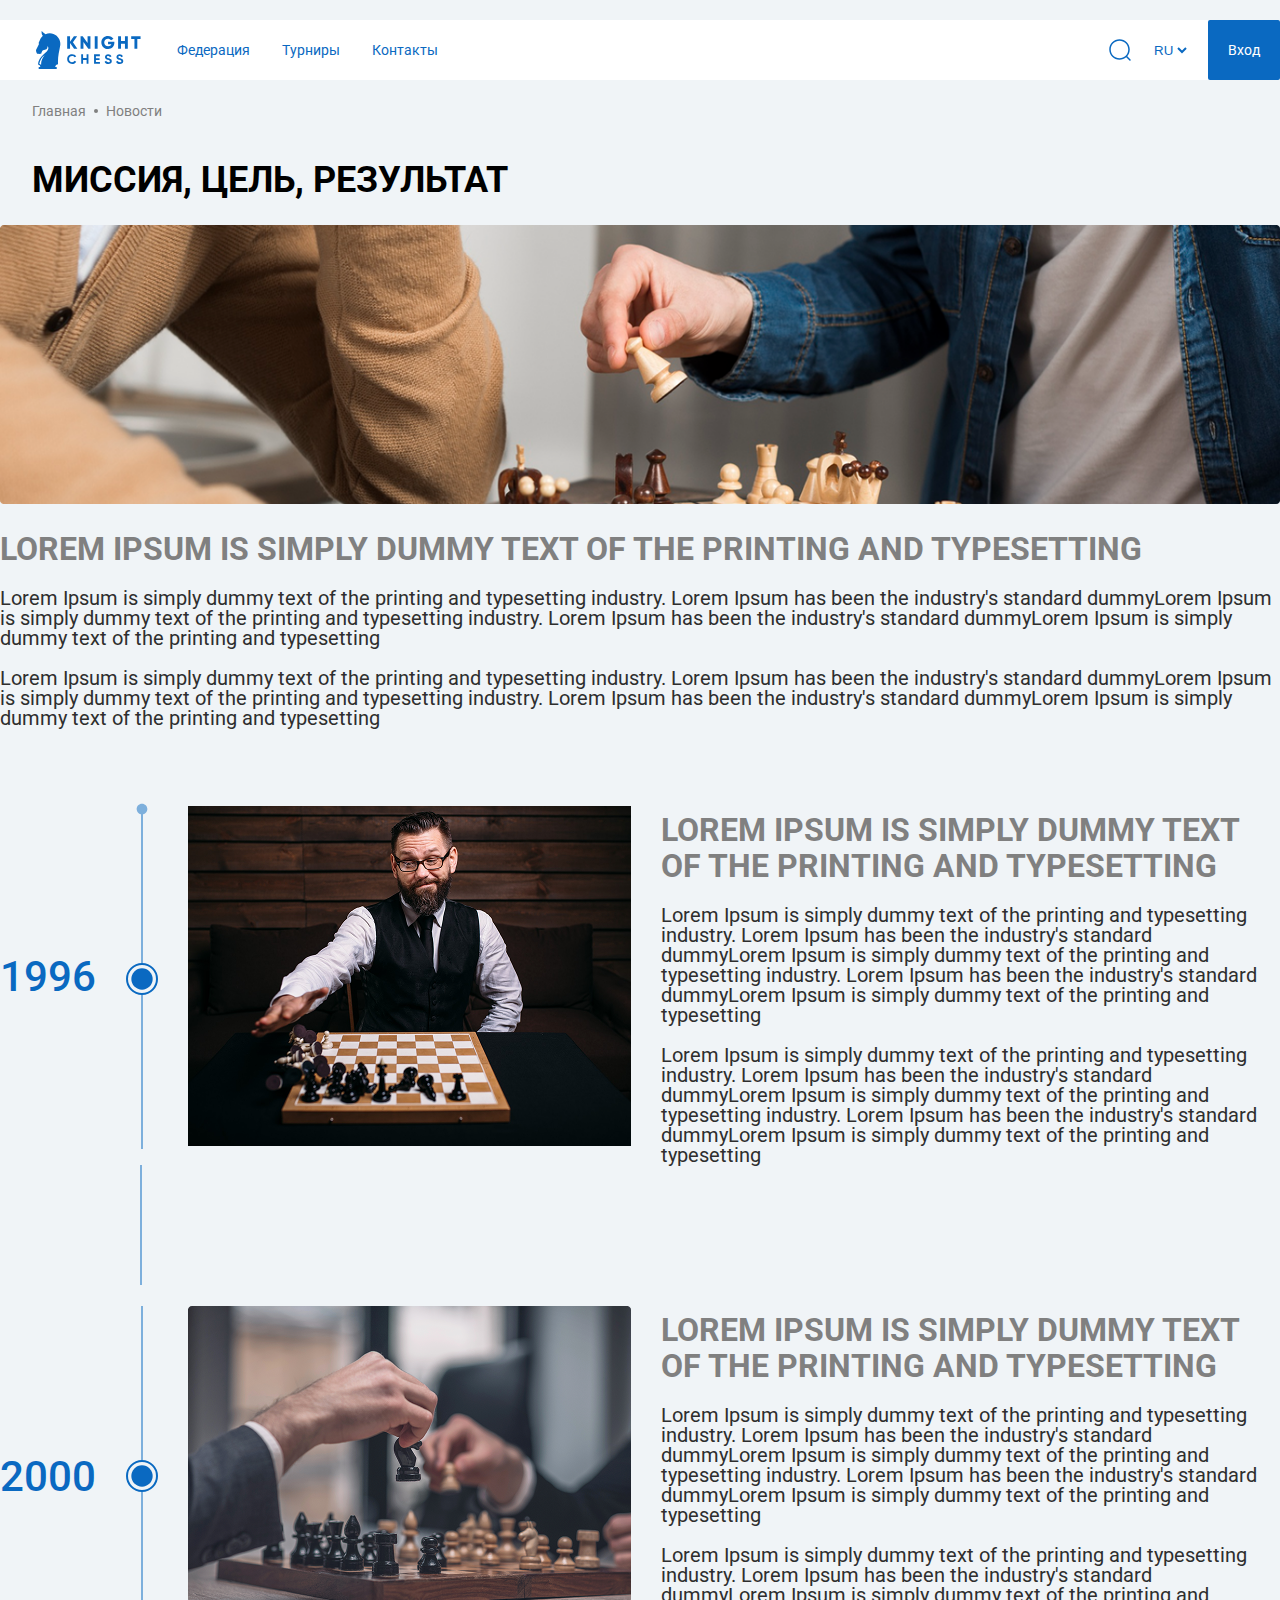
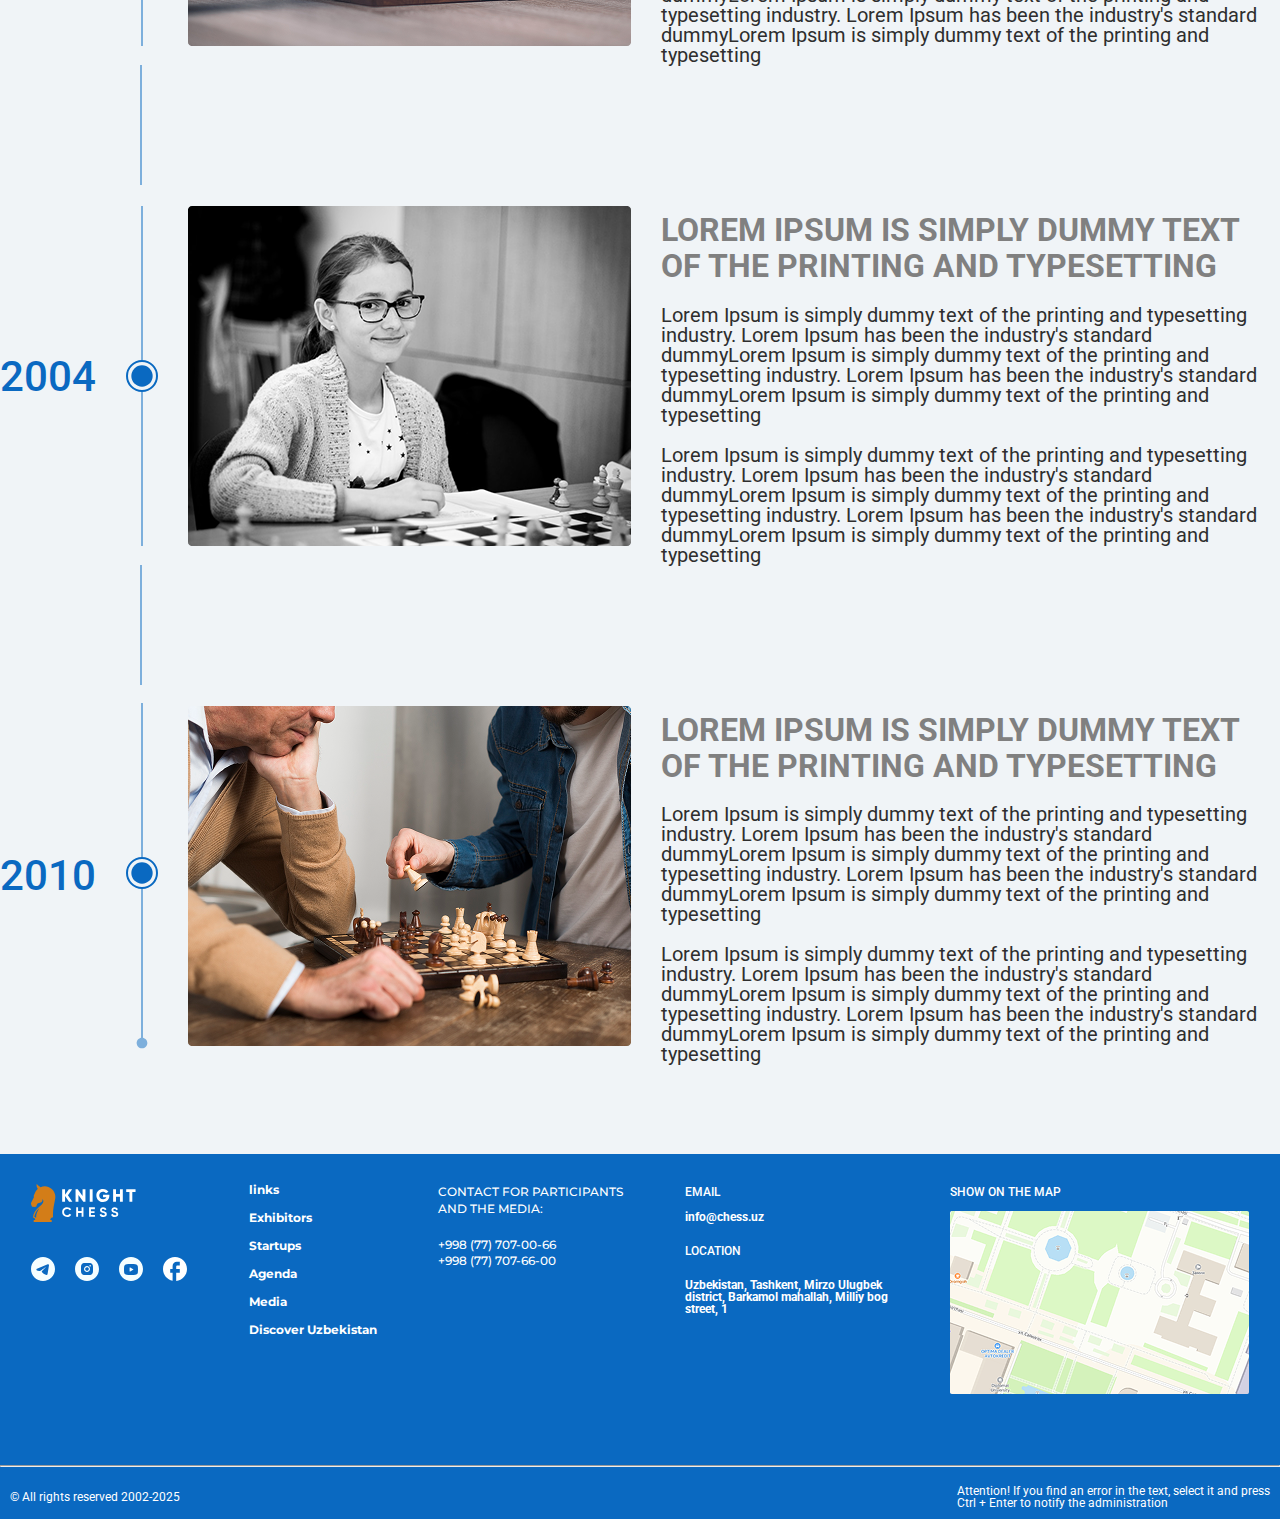
<file: project1/pages/missiya.html>
<!DOCTYPE html>
<html lang="en">
<head>
    <meta charset="UTF-8">
    <meta name="viewport" content="width=device-width, initial-scale=1.0">
    <title>Миссия, цель, результат</title>
    <link rel="stylesheet" href="./reset.css">
    <link rel="stylesheet" href="./missiya.css">
</head>
<body>
    <header class="container">
        <nav class=" container">
            <div class="navbar missiya-nav">
                <div class="nav-left missiya-left">
                    <img class="logo" src="../images/logo-blue.svg" alt="logo">
                    <div class="menu">
                        <p>Федерация</p>
                        <p>Турниры</p>
                        <p>Контакты</p>                
                    </div>
                </div>
                <div class="nav-right">
                    <img src="../images/search-white.svg" alt="search-icon">
                    <select class="language">
                        <option value="ru">RU</option>
                        <option value="uz">UZ</option>
                        <option value="en">EN</option>
                    </select>
                    <a href="#">
                        <button class="nav-btn">Вход</button>
                    </a>
                </div>
            </div>
        </nav>
        <div class="texts">
            <p class="text">Главная</p>
            <div class="circle"></div>
            <p class="text">Новости</p>
        </div>
    </header>

    <main class="container">
        <div>
            <p class="missiya-title">Миссия, цель, результат</p>
            <img class="missiya-img" src="../images/missiya-img.png" alt="image">
            <p class="missiya-desc">Lorem Ipsum is simply dummy text of the printing and typesetting </p>
            <p class="missiya-desc2">Lorem Ipsum is simply dummy text of the printing and typesetting industry. Lorem Ipsum has been the industry's standard dummyLorem Ipsum is simply dummy text of the printing and typesetting industry. Lorem Ipsum has been the industry's standard dummyLorem Ipsum is simply dummy text of the printing and typesetting </p>
            <p class="missiya-desc2">Lorem Ipsum is simply dummy text of the printing and typesetting industry. Lorem Ipsum has been the industry's standard dummyLorem Ipsum is simply dummy text of the printing and typesetting industry. Lorem Ipsum has been the industry's standard dummyLorem Ipsum is simply dummy text of the printing and typesetting </p>
        </div>

        <div class="missiya-card">
            <p class="year">1996</p>
            <img class="line" src="../images/line.svg" alt="line">
            <img src="../images/missiya-img1.png" alt="img">
            <div class="missiya-descs">
                <p class="missiya-desc">Lorem Ipsum is simply dummy text of the printing and typesetting </p>
                <p class="missiya-desc2">Lorem Ipsum is simply dummy text of the printing and typesetting industry. Lorem Ipsum has been the industry's standard dummyLorem Ipsum is simply dummy text of the printing and typesetting industry. Lorem Ipsum has been the industry's standard dummyLorem Ipsum is simply dummy text of the printing and typesetting </p>
                <p class="missiya-desc2">Lorem Ipsum is simply dummy text of the printing and typesetting industry. Lorem Ipsum has been the industry's standard dummyLorem Ipsum is simply dummy text of the printing and typesetting industry. Lorem Ipsum has been the industry's standard dummyLorem Ipsum is simply dummy text of the printing and typesetting </p>
            </div>
        </div>
        <img class="line1" src="../images/line2.svg" alt="line"> 
        <div class="missiya-card2">
            <p class="year">2000</p>
            <img class="line" src="../images/line3.svg" alt="line">
            <img src="../images/missiya-img2.png" alt="img">
            <div class="missiya-descs">
                <p class="missiya-desc">Lorem Ipsum is simply dummy text of the printing and typesetting </p>
                <p class="missiya-desc2">Lorem Ipsum is simply dummy text of the printing and typesetting industry. Lorem Ipsum has been the industry's standard dummyLorem Ipsum is simply dummy text of the printing and typesetting industry. Lorem Ipsum has been the industry's standard dummyLorem Ipsum is simply dummy text of the printing and typesetting </p>
                <p class="missiya-desc2">Lorem Ipsum is simply dummy text of the printing and typesetting industry. Lorem Ipsum has been the industry's standard dummyLorem Ipsum is simply dummy text of the printing and typesetting industry. Lorem Ipsum has been the industry's standard dummyLorem Ipsum is simply dummy text of the printing and typesetting </p>
            </div>
        </div>
        <img class="line1" src="../images/line2.svg" alt="line"> 
        <div class="missiya-card2">
            <p class="year">2004</p>
            <img class="line" src="../images/line3.svg" alt="line">
            <img src="../images/missiya-img3.png" alt="img">
            <div class="missiya-descs">
                <p class="missiya-desc">Lorem Ipsum is simply dummy text of the printing and typesetting </p>
                <p class="missiya-desc2">Lorem Ipsum is simply dummy text of the printing and typesetting industry. Lorem Ipsum has been the industry's standard dummyLorem Ipsum is simply dummy text of the printing and typesetting industry. Lorem Ipsum has been the industry's standard dummyLorem Ipsum is simply dummy text of the printing and typesetting </p>
                <p class="missiya-desc2">Lorem Ipsum is simply dummy text of the printing and typesetting industry. Lorem Ipsum has been the industry's standard dummyLorem Ipsum is simply dummy text of the printing and typesetting industry. Lorem Ipsum has been the industry's standard dummyLorem Ipsum is simply dummy text of the printing and typesetting </p>
            </div>
        </div>
        <img class="line1" src="../images/line2.svg" alt="line"> 
        <div class="missiya-card2">
            <p class="year">2010</p>
            <img class="line" src="../images/line4.svg" alt="line">
            <img src="../images/missiya-img4.png" alt="img">
            <div class="missiya-descs">
                <p class="missiya-desc">Lorem Ipsum is simply dummy text of the printing and typesetting </p>
                <p class="missiya-desc2">Lorem Ipsum is simply dummy text of the printing and typesetting industry. Lorem Ipsum has been the industry's standard dummyLorem Ipsum is simply dummy text of the printing and typesetting industry. Lorem Ipsum has been the industry's standard dummyLorem Ipsum is simply dummy text of the printing and typesetting </p>
                <p class="missiya-desc2">Lorem Ipsum is simply dummy text of the printing and typesetting industry. Lorem Ipsum has been the industry's standard dummyLorem Ipsum is simply dummy text of the printing and typesetting industry. Lorem Ipsum has been the industry's standard dummyLorem Ipsum is simply dummy text of the printing and typesetting </p>
            </div>
        </div>
    </main>

    <footer class="footer">
        <div class="container footer-contents">
            <div>
                <img class="footer-logo" src="../images/logo2.svg" alt="logo">
                <div class="socials">
                    <a href="#">
                        <img src="../images/telegram.svg" alt="svg">
                    </a>
                    <a href="#">
                        <img src="../images/instagram.svg" alt="svg">
                    </a>
                    <a href="#">
                        <img src="../images/youtube.svg" alt="svg">
                    </a>
                    <a href="#">
                        <img src="../images/facebook.svg" alt="svg">
                    </a>
                </div>
            </div>
            <div class="links">
                <p>links</p>
                <a href="#">Exhibitors</a>
                <a href="#">Startups</a>
                <a href="#">Agenda</a>
                <a href="#">Media</a>
                <a href="#">Discover Uzbekistan</a>
            </div>
            <div class="contacts">
                <p>CONTACT FOR PARTICIPANTS <br> AND THE MEDIA:</p>
                <p class="tel">+998 (77) 707-00-66</p>
                <p>+998 (77) 707-66-00</p>
            </div>
            <div>
                <p class="email">Email</p>
                <p class="gmail">info@chess.uz</p>
                <p class="location">Location</p>
                <p class="address">Uzbekistan, Tashkent, Mirzo Ulugbek <br> district, Barkamol mahallah, Milliy bog <br> street, 1</p>
            </div>
            <div>
                <p class="map">Show on the map</p>
                <img src="../images/map.png" alt="">
            </div>
        </div>
        <hr>
        <div class="copyright container">
            <p>© All rights reserved 2002-2025</p>
            <p>Attention! If you find an error in the text, select it and press <br> Ctrl + Enter to notify the administration</p>
        </div>
    </footer>
</body>
</html>
</file>
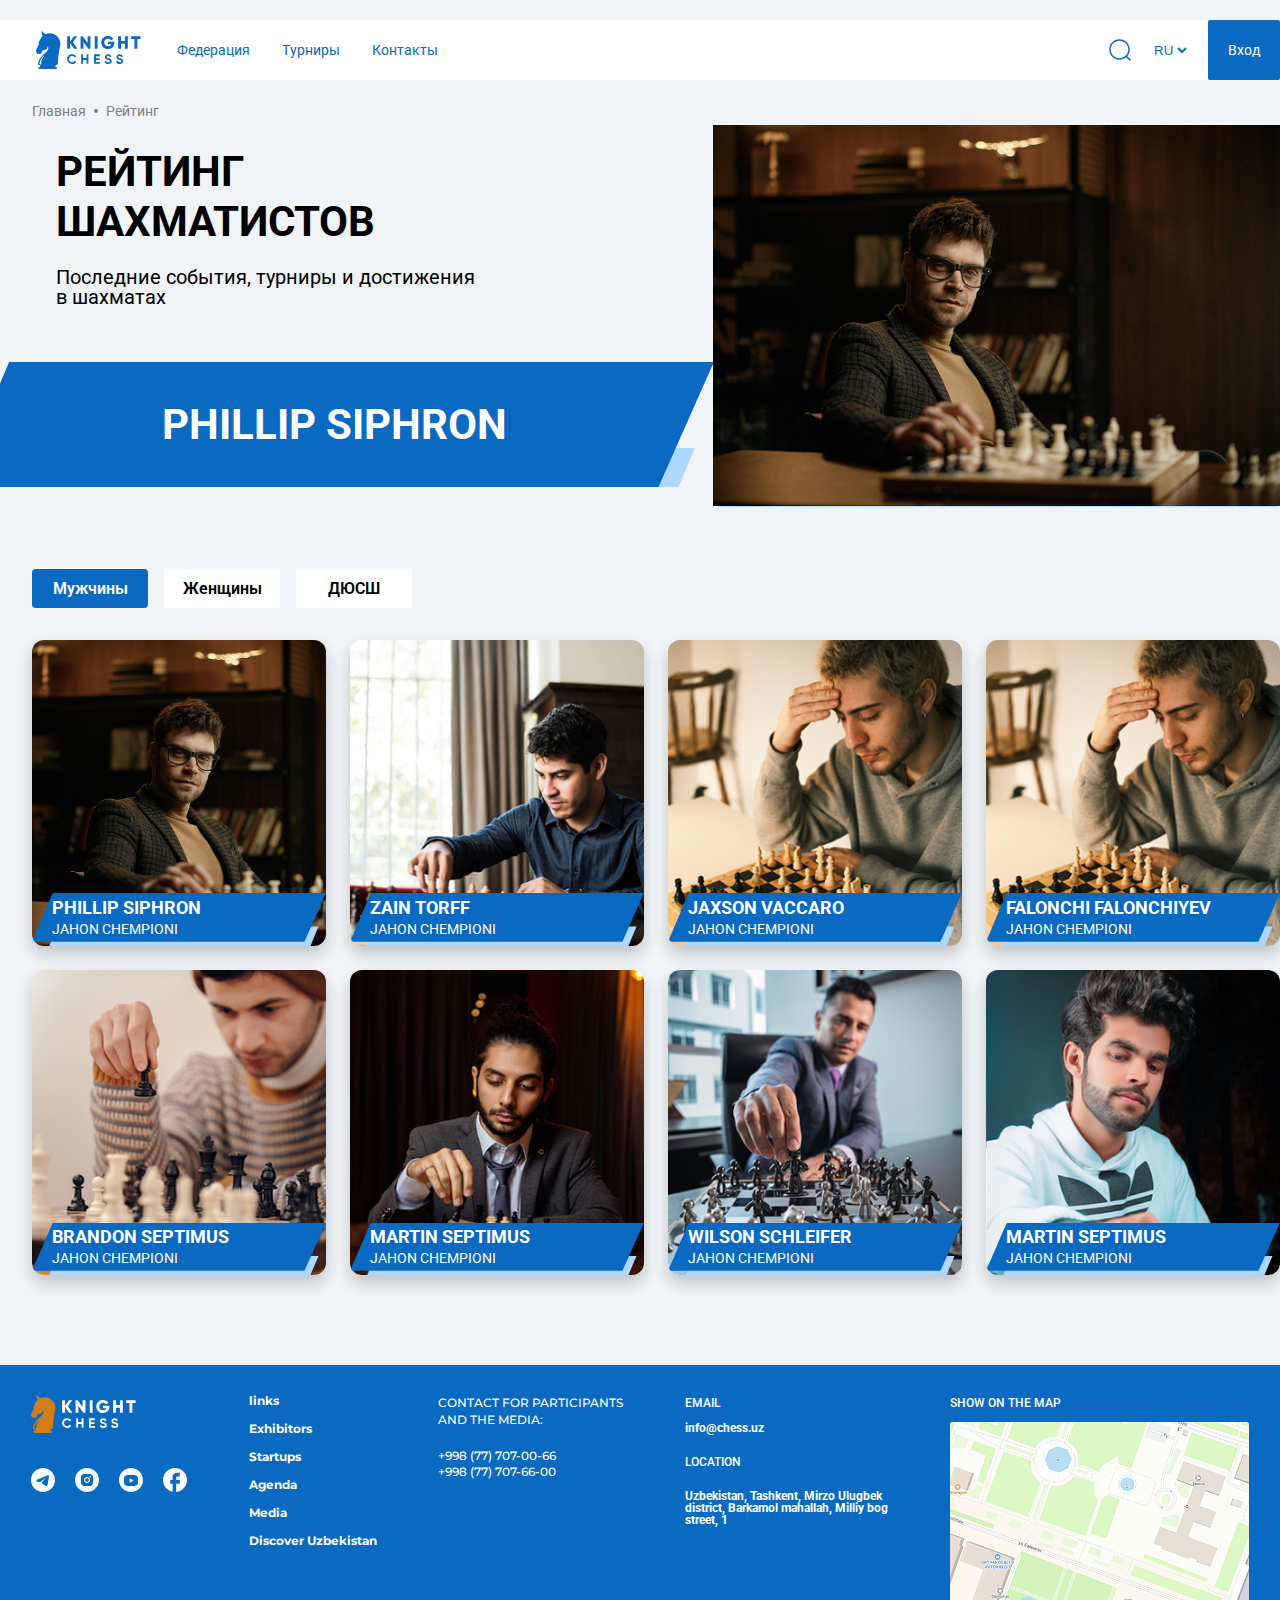
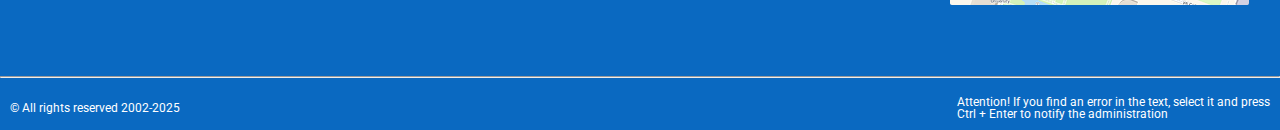
<file: project1/pages/reyting.html>
<!DOCTYPE html>
<html lang="en">
<head>
    <meta charset="UTF-8">
    <meta name="viewport" content="width=device-width, initial-scale=1.0">
    <title>REYTING</title>
    <link rel="stylesheet" href="../pages/reset.css">
    <link rel="stylesheet" href="../pages/reyting.css">
</head>
<body>
    <header class="container">
        <nav class=" container">
            <div class="navbar missiya-nav">
                <div class="nav-left missiya-left">
                    <img class="logo" src="../images/logo-blue.svg" alt="logo">
                    <div class="menu">
                        <p>Федерация</p>
                        <p>Турниры</p>
                        <p>Контакты</p>                
                    </div>
                </div>
                <div class="nav-right">
                    <img src="../images/search-white.svg" alt="search-icon">
                    <select class="language">
                        <option value="ru">RU</option>
                        <option value="uz">UZ</option>
                        <option value="en">EN</option>
                    </select>
                    <a href="#">
                        <button class="nav-btn">Вход</button>
                    </a>
                </div>
            </div>
        </nav>
        <div class="texts">
            <p class="text">Главная</p>
            <div class="circle"></div>
            <p class="text">Рейтинг </p>
        </div>
    </header>
    
    <main class="container">
        <div class="reyting">
            <div>
                <p class="reyting-title">Рейтинг <br> шахматистов</p>
                <p class="reyting-desc">Последние события, турниры и достижения <br> в шахматах</p>
                <div class="name">Phillip Siphron</div>
            </div>
            <div class="reyting-img">
                <img class="img" src="../images/reyting-img.png" alt="img">
            </div>
        </div>
        <div class="reyting-btns">
            <button class="reyting-btn">Мужчины</button>
            <button class="reyting-btn reyting-btn1">Женщины</button>
            <button class="reyting-btn reyting-btn1">ДЮСШ</button>
        </div>

        <div class="cards">
            <div class="card">
                <img src="../images/reytings-img1.png" alt="Phillip Siphron" class="person-img">
                <div class="info-box">
                    <img src="../images/back-blue.svg" alt="Background" class="background-img">
                    <div class="tekst">
                        <h2>PHILLIP SIPHRON</h2>
                        <p>JAHON CHEMPIONI</p>
                    </div>
                </div>
            </div>
            <div class="card">
                <img src="../images/reytings-img2.png" alt="Phillip Siphron" class="person-img">
                <div class="info-box">
                    <img src="../images/back-blue.svg" alt="Background" class="background-img">
                    <div class="tekst">
                        <h2>Zain Torff</h2>
                        <p>JAHON CHEMPIONI</p>
                    </div>
                </div>
            </div>
            <div class="card">
                <img src="../images/reytings-img3.png" alt="Phillip Siphron" class="person-img">
                <div class="info-box">
                    <img src="../images/back-blue.svg" alt="Background" class="background-img">
                    <div class="tekst">
                        <h2>Jaxson Vaccaro</h2>
                        <p>JAHON CHEMPIONI</p>
                    </div>
                </div>
            </div>
            <div class="card">
                <img src="../images/reytings-img3.png" alt="Phillip Siphron" class="person-img">
                <div class="info-box">
                    <img src="../images/back-blue.svg" alt="Background" class="background-img">
                    <div class="tekst">
                        <h2>Falonchi falonchiyev</h2>
                        <p>JAHON CHEMPIONI</p>
                    </div>
                </div>
            </div>
        </div>
        <div class="cards cards2">
            <div class="card">
                <img src="../images/reytings-img5.png" alt="Phillip Siphron" class="person-img">
                <div class="info-box">
                    <img src="../images/back-blue.svg" alt="Background" class="background-img">
                    <div class="tekst">
                        <h2>Brandon Septimus</h2>
                        <p>JAHON CHEMPIONI</p>
                    </div>
                </div>
            </div>
            <div class="card">
                <img src="../images/reytings-img6.png" alt="Phillip Siphron" class="person-img">
                <div class="info-box">
                    <img src="../images/back-blue.svg" alt="Background" class="background-img">
                    <div class="tekst">
                        <h2>Martin Septimus</h2>
                        <p>JAHON CHEMPIONI</p>
                    </div>
                </div>
            </div>
            <div class="card">
                <img src="../images/reytings-img7.png" alt="Phillip Siphron" class="person-img">
                <div class="info-box">
                    <img src="../images/back-blue.svg" alt="Background" class="background-img">
                    <div class="tekst">
                        <h2>Wilson Schleifer</h2>
                        <p>JAHON CHEMPIONI</p>
                    </div>
                </div>
            </div>
            <div class="card">
                <img src="../images/reytings-img8.png" alt="Phillip Siphron" class="person-img">
                <div class="info-box">
                    <img src="../images/back-blue.svg" alt="Background" class="background-img">
                    <div class="tekst">
                        <h2>Martin Septimus</h2>
                        <p>JAHON CHEMPIONI</p>
                    </div>
                </div>
            </div>
        </div>
    </main>

    <footer class="footer">
        <div class="container footer-contents">
            <div>
                <img class="footer-logo" src="../images/logo2.svg" alt="logo">
                <div class="socials">
                    <a href="#">
                        <img src="../images/telegram.svg" alt="svg">
                    </a>
                    <a href="#">
                        <img src="../images/instagram.svg" alt="svg">
                    </a>
                    <a href="#">
                        <img src="../images/youtube.svg" alt="svg">
                    </a>
                    <a href="#">
                        <img src="../images/facebook.svg" alt="svg">
                    </a>
                </div>
            </div>
            <div class="links">
                <p>links</p>
                <a href="#">Exhibitors</a>
                <a href="#">Startups</a>
                <a href="#">Agenda</a>
                <a href="#">Media</a>
                <a href="#">Discover Uzbekistan</a>
            </div>
            <div class="contacts">
                <p>CONTACT FOR PARTICIPANTS <br> AND THE MEDIA:</p>
                <p class="tel">+998 (77) 707-00-66</p>
                <p>+998 (77) 707-66-00</p>
            </div>
            <div>
                <p class="email">Email</p>
                <p class="gmail">info@chess.uz</p>
                <p class="location">Location</p>
                <p class="address">Uzbekistan, Tashkent, Mirzo Ulugbek <br> district, Barkamol mahallah, Milliy bog <br> street, 1</p>
            </div>
            <div>
                <p class="map">Show on the map</p>
                <img src="../images/map.png" alt="">
            </div>
        </div>
        <hr>
        <div class="copyright container">
            <p>© All rights reserved 2002-2025</p>
            <p>Attention! If you find an error in the text, select it and press <br> Ctrl + Enter to notify the administration</p>
        </div>
    </footer>
</body>
</html>
</file>
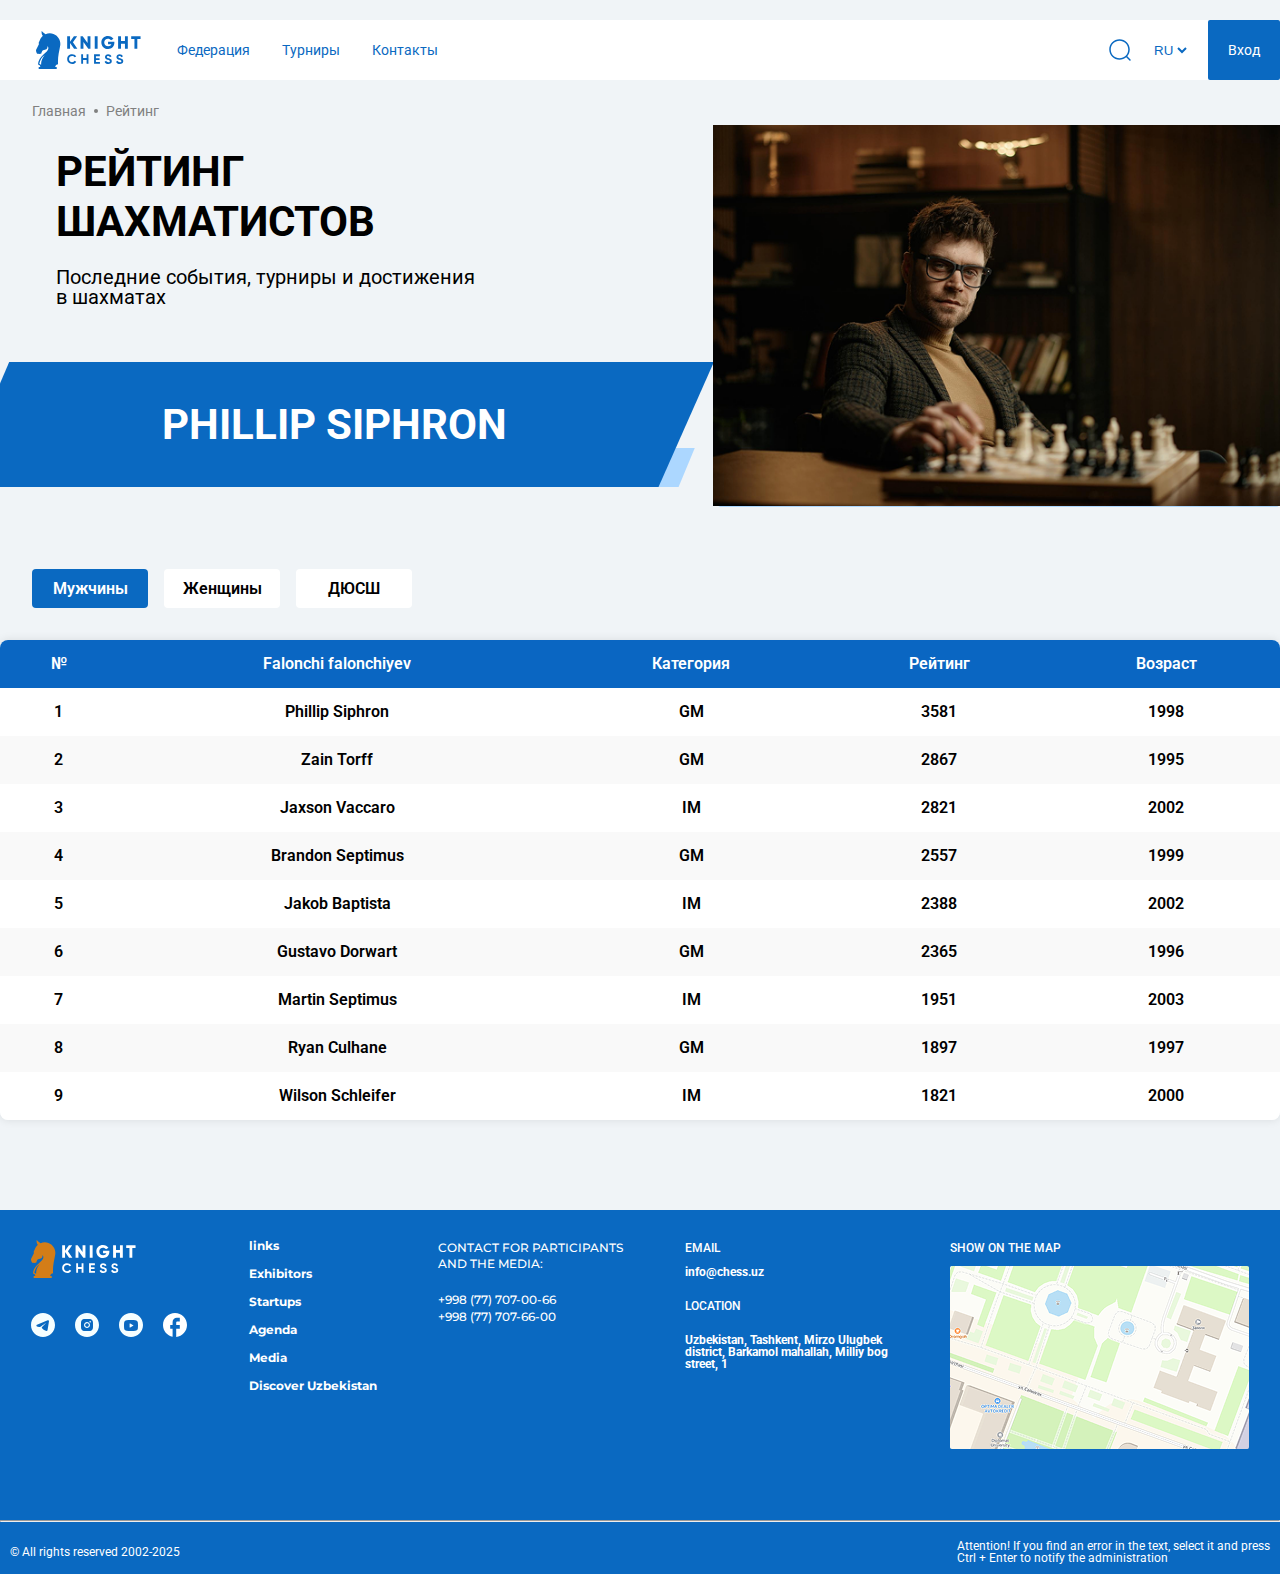
<file: project1/pages/table.html>
<!DOCTYPE html>
<html lang="en">
<head>
    <meta charset="UTF-8">
    <meta name="viewport" content="width=device-width, initial-scale=1.0">
    <title>TABLE</title>
    <link rel="stylesheet" href="./reset.css">
    <link rel="stylesheet" href="./reyting.css">
    <link rel="stylesheet" href="./table.css">
</head>
<body>
    <header class="container">
        <nav class=" container">
            <div class="navbar missiya-nav">
                <div class="nav-left missiya-left">
                    <img class="logo" src="../images/logo-blue.svg" alt="logo">
                    <div class="menu">
                        <p>Федерация</p>
                        <p>Турниры</p>
                        <p>Контакты</p>                
                    </div>
                </div>
                <div class="nav-right">
                    <img src="../images/search-white.svg" alt="search-icon">
                    <select class="language">
                        <option value="ru">RU</option>
                        <option value="uz">UZ</option>
                        <option value="en">EN</option>
                    </select>
                    <a href="#">
                        <button class="nav-btn">Вход</button>
                    </a>
                </div>
            </div>
        </nav>
        <div class="texts">
            <p class="text">Главная</p>
            <div class="circle"></div>
            <p class="text">Рейтинг </p>
        </div>
    </header>

    <main class="container">
        <div class="reyting">
            <div>
                <p class="reyting-title">Рейтинг <br> шахматистов</p>
                <p class="reyting-desc">Последние события, турниры и достижения <br> в шахматах</p>
                <div class="name">Phillip Siphron</div>
            </div>
            <div class="reyting-img">
                <img class="img" src="../images/reyting-img.png" alt="img">
            </div>
        </div>
        <div class="reyting-btns">
            <button class="reyting-btn">Мужчины</button>
            <button class="reyting-btn reyting-btn1">Женщины</button>
            <button class="reyting-btn reyting-btn1">ДЮСШ</button>
        </div>
         <div class="table-container">
            <table>
            <thead>
                <tr>
                <th>№</th>
                <th>Falonchi falonchiyev</th>
                <th>Категория</th>
                <th>Рейтинг</th>
                <th>Возраст</th>
                </tr>
            </thead>
            <tbody>
                <tr>
                <td>1</td><td>Phillip Siphron</td><td>GM</td><td>3581</td><td>1998</td>
                </tr>
                <tr>
                <td>2</td><td>Zain Torff</td><td>GM</td><td>2867</td><td>1995</td>
                </tr>
                <tr>
                <td>3</td><td>Jaxson Vaccaro</td><td>IM</td><td>2821</td><td>2002</td>
                </tr>
                <tr>
                <td>4</td><td>Brandon Septimus</td><td>GM</td><td>2557</td><td>1999</td>
                </tr>
                <tr>
                <td>5</td><td>Jakob Baptista</td><td>IM</td><td>2388</td><td>2002</td>
                </tr>
                <tr>
                <td>6</td><td>Gustavo Dorwart</td><td>GM</td><td>2365</td><td>1996</td>
                </tr>
                <tr>
                <td>7</td><td>Martin Septimus</td><td>IM</td><td>1951</td><td>2003</td>
                </tr>
                <tr>
                <td>8</td><td>Ryan Culhane</td><td>GM</td><td>1897</td><td>1997</td>
                </tr>
                <tr>
                <td>9</td><td>Wilson Schleifer</td><td>IM</td><td>1821</td><td>2000</td>
                </tr>
            </tbody>
            </table>
        </div>
    </main>

    <footer class="footer">
        <div class="container footer-contents">
            <div>
                <img class="footer-logo" src="../images/logo2.svg" alt="logo">
                <div class="socials">
                    <a href="#">
                        <img src="../images/telegram.svg" alt="svg">
                    </a>
                    <a href="#">
                        <img src="../images/instagram.svg" alt="svg">
                    </a>
                    <a href="#">
                        <img src="../images/youtube.svg" alt="svg">
                    </a>
                    <a href="#">
                        <img src="../images/facebook.svg" alt="svg">
                    </a>
                </div>
            </div>
            <div class="links">
                <p>links</p>
                <a href="#">Exhibitors</a>
                <a href="#">Startups</a>
                <a href="#">Agenda</a>
                <a href="#">Media</a>
                <a href="#">Discover Uzbekistan</a>
            </div>
            <div class="contacts">
                <p>CONTACT FOR PARTICIPANTS <br> AND THE MEDIA:</p>
                <p class="tel">+998 (77) 707-00-66</p>
                <p>+998 (77) 707-66-00</p>
            </div>
            <div>
                <p class="email">Email</p>
                <p class="gmail">info@chess.uz</p>
                <p class="location">Location</p>
                <p class="address">Uzbekistan, Tashkent, Mirzo Ulugbek <br> district, Barkamol mahallah, Milliy bog <br> street, 1</p>
            </div>
            <div>
                <p class="map">Show on the map</p>
                <img src="../images/map.png" alt="">
            </div>
        </div>
        <hr>
        <div class="copyright container">
            <p>© All rights reserved 2002-2025</p>
            <p>Attention! If you find an error in the text, select it and press <br> Ctrl + Enter to notify the administration</p>
        </div>
    </footer>
</body>
</html>
</file>
<file: project1/pages/missiya.css>
@import url('https://fonts.googleapis.com/css2?family=Noto+Sans:ital,wght@0,100..900;1,100..900&family=Poppins:ital,wght@0,100;0,200;0,300;0,400;0,500;0,600;0,700;0,800;0,900;1,100;1,200;1,300;1,400;1,500;1,600;1,700;1,800;1,900&family=Roboto:ital,wght@0,100..900;1,100..900&display=swap');
@import url('https://fonts.googleapis.com/css2?family=Montserrat:ital,wght@0,100..900;1,100..900&family=Noto+Sans:ital,wght@0,100..900;1,100..900&family=Poppins:ital,wght@0,100;0,200;0,300;0,400;0,500;0,600;0,700;0,800;0,900;1,100;1,200;1,300;1,400;1,500;1,600;1,700;1,800;1,900&family=Roboto:ital,wght@0,100..900;1,100..900&display=swap');


body {
    background-color: #F0F4F7;
}

.container {
    max-width: 1376px;
    margin: 0 auto;
}

.header {
    background-color: #0A69C1;
    background-image: url(../images/vintage-dust\ 1.png);
}

.navbar {
    position: absolute;
    width: 100%; 
    max-width: 1376px;   
    top: 20px;
    background-color: #fff;
    display: flex;
    align-items: center;
    justify-content: space-between;
}

.nav-left {
    display: flex;
    align-items: center;
}

.logo {
    margin-left: 36px;
}

.menu {
    margin-left: 36px;
    display: flex;
    align-items: center;
    gap: 32px;
    color: #0A69C1;
}

.menu  p{
    font-family: Roboto;
    font-weight: 400;
    font-size: 14px;
    line-height: 100%;
    letter-spacing: 0%;
}

.nav-right {
    display: flex;
    align-items: center;
    gap: 18px;
}

.language {
    background-color: transparent;
    border: none;
    outline: none;
    color: #0A69C1;
}

.language option {
    color: #0A69C1;
}

.nav-btn {
    width: 72px;
    height: 60px;
    background-color:  #0A69C1;
    color: #fff;
    font-family: Roboto;
    font-weight: 400;
    font-size: 14px;
    line-height: 100%;
    letter-spacing: 0%;
    border: none;
    outline: none;
    border-radius: 2px;
    cursor: pointer;
}

.texts {
    display: flex;
    align-items: center;
    gap: 8px;
    margin-top: 104px;
    margin-left: 32px;
}

.text {
    font-family: Roboto;
    font-weight: 400;
    font-size: 14px;
    line-height: 100%;
    letter-spacing: 0%;
    color: gray;
}

.circle {
    width: 4px;
    height: 4px;
    background-color: gray;
    border-radius: 50%;
}

.missiya-title {
    font-family: Roboto;
    font-weight: 700;
    font-size: 36px;
    line-height: 114.99999999999999%;
    letter-spacing: 0%;
    text-transform: uppercase;
    margin-left: 32px;
    margin-top: 42px;
}

.missiya-img {
    width: 100%;
    margin-top: 24px;
}

.missiya-desc {
    font-family: Roboto;
    font-weight: 700;
    font-size: 32px;
    line-height: 114.99999999999999%;
    letter-spacing: 0%;
    text-transform: uppercase;
    margin-top: 24px;
    color: gray;
}

.missiya-desc2 {
    font-family: Roboto;
    font-weight: 400;
    font-size: 20px;
    line-height: 100%;
    letter-spacing: 0%;
    color: rgb(46, 46, 46);
    margin-top: 20px;
}

.year {
    font-family: Roboto;
    font-weight: 500;
    font-size: 42px;
    line-height: 150%;
    letter-spacing: 0%;
    vertical-align: middle;
    color: #0A69C1;
}

.missiya-card {
    margin-top: 60px;
    display: flex;
    align-items: center;
    justify-content: space-around;
    gap: 30px;
}

.missiya-card2 {
    display: flex;
    align-items: center;
    justify-content: space-between;
    gap: 30px;
}

.line1 {
    margin-left: 125px;
}


.footer {
    margin-top: 90px;
    background-color: #0A69C1;
}

.footer-contents {
    display: flex;
    align-items: start;
    justify-content: space-around;
    padding-top: 30px;
    color: #fff;
    padding-bottom: 60px;
}


.socials {
    margin-top: 32px;
    display: flex;
    align-items: center;
    gap: 20px;
}

.links {
    display: flex;
    flex-direction: column;
    gap: 16px;
    color: #fff;
    font-family: Montserrat;
    font-weight: 700;
    font-size: 12px;
    line-height: 100%;
    letter-spacing: 0%;
}

.links a{
    text-decoration: none;
    color: #fff;
    font-family: Montserrat;
    font-weight: 700;
    font-size: 12px;
    line-height: 100%;
    letter-spacing: 0%;
}

.contacts {
    font-family: Montserrat;
    font-weight: 500;
    font-size: 12px;
    line-height: 135%;
    letter-spacing: 0%;
    text-transform: uppercase;
    color: #fff;
}

.tel {
    margin-top: 20px;
}

.email {
    font-family: Roboto;
    font-weight: 500;
    font-size: 12px;
    line-height: 135%;
    letter-spacing: 0%;
    text-transform: uppercase;
    margin-bottom: 10px;
}

.gmail {
    font-family: Roboto;
    font-weight: 700;
    font-size: 12px;
    line-height: 100%;
    letter-spacing: 0%;
}

.location {
    font-family: Roboto;
    font-weight: 500;
    font-size: 12px;
    line-height: 135%;
    letter-spacing: 0%;
    text-transform: uppercase;
    margin-top: 20px;
    margin-bottom: 20px;
}

.address {
    font-family: Roboto;
    font-weight: 700;
    font-size: 12px;
    line-height: 100%;
    letter-spacing: 0%;
}

.map {
    font-family: Roboto;
    font-weight: 500;
    font-size: 12px;
    line-height: 135%;
    letter-spacing: 0%;
    text-transform: uppercase;
    margin-bottom: 10px;
}

.copyright {
    display: flex;
    align-items: center;
    justify-content: space-between;
    padding: 10px;
}

.copyright p {
    font-family: Roboto;
    font-weight: 400;
    font-size: 12px;
    line-height: 100%;
    letter-spacing: 0%;
    color: #fff;
}


@media (max-width: 1024px) {
    .navbar {
        display: flex;
        justify-content: space-between;
        padding: 10px 20px;
        max-width: 100%;
    }

    .logo {
        margin-left: 0;
    }

    .menu {
        display: none;
    }

    .texts {
        margin-top: 60px;
        margin-left: 16px;
        gap: 8px;
    }

    .missiya-title,
    .missiya-desc,
    .missiya-desc2 {
        margin-left: 16px;
        margin-right: 16px;
    }

    .missiya-img {
        width: 100%;
        margin-top: 16px;
    }

    .missiya-card,
    .missiya-card2 {
        margin-top: 30px;
        flex-direction: column;
        gap: 24px;
    }

    .line1 {
        display: none;
    }

    .line {
        display: none;
    }

    .footer-contents {
        flex-wrap: wrap;
        justify-content: space-between;
        gap: 40px;
        padding-left: 20px;
        padding-right: 20px;
    }

    .footer-contents > div {
        flex: 1 1 40%;
        min-width: 250px;
    }

    .copyright {
        flex-direction: column;
        gap: 10px;
        text-align: center;
    }
}



@media (max-width: 600px) {
    .navbar {
        display: flex;
        align-items: center;
        justify-content: space-between;
        padding: 8px 12px;
    }

    .nav-btn {
        width: 100%;
        height: 48px;
    }

    .menu p,
    .language,
    .nav-btn {
        font-size: 13px;
    }

    .missiya-title {
        font-size: 24px;
    }

    .missiya-desc {
        font-size: 20px;
    }

    .missiya-desc2 {
        font-size: 16px;
    }

    .year {
        font-size: 28px;
    }

    .line1 {
        display: none;
    }

    .line {
        display: none;
    }

    .footer-contents {
        flex-direction: column;
        align-items: flex-start;
        gap: 30px;
        padding: 30px 20px;
    }

    .footer-contents > div {
        width: 100%;
    }

    .socials {
        flex-wrap: wrap;
        gap: 16px;
    }

    .copyright {
        flex-direction: column;
        text-align: center;
        padding: 20px;
    }

    .copyright p br {
        display: none; 
    }

    .texts {
        display: flex;
    }
}
</file>
<file: project1/pages/reyting.css>
@import url('https://fonts.googleapis.com/css2?family=Noto+Sans:ital,wght@0,100..900;1,100..900&family=Poppins:ital,wght@0,100;0,200;0,300;0,400;0,500;0,600;0,700;0,800;0,900;1,100;1,200;1,300;1,400;1,500;1,600;1,700;1,800;1,900&family=Roboto:ital,wght@0,100..900;1,100..900&display=swap');
@import url('https://fonts.googleapis.com/css2?family=Montserrat:ital,wght@0,100..900;1,100..900&family=Noto+Sans:ital,wght@0,100..900;1,100..900&family=Poppins:ital,wght@0,100;0,200;0,300;0,400;0,500;0,600;0,700;0,800;0,900;1,100;1,200;1,300;1,400;1,500;1,600;1,700;1,800;1,900&family=Roboto:ital,wght@0,100..900;1,100..900&display=swap');


body {
    background-color: #F0F4F7;
}

.container {
    max-width: 1376px;
    margin: 0 auto;
}

.header {
    background-color: #0A69C1;
    background-image: url(../images/vintage-dust\ 1.png);
}

.navbar {
    position: absolute;
    width: 100%; 
    max-width: 1376px;   
    top: 20px;
    background-color: #fff;
    display: flex;
    align-items: center;
    justify-content: space-between;
}

.nav-left {
    display: flex;
    align-items: center;
}

.logo {
    margin-left: 36px;
}

.menu {
    margin-left: 36px;
    display: flex;
    align-items: center;
    gap: 32px;
    color: #0A69C1;
}

.menu  p{
    font-family: Roboto;
    font-weight: 400;
    font-size: 14px;
    line-height: 100%;
    letter-spacing: 0%;
}

.nav-right {
    display: flex;
    align-items: center;
    gap: 18px;
}

.language {
    background-color: transparent;
    border: none;
    outline: none;
    color: #0A69C1;
}

.language option {
    color: #0A69C1;
}

.nav-btn {
    width: 72px;
    height: 60px;
    background-color:  #0A69C1;
    color: #fff;
    font-family: Roboto;
    font-weight: 400;
    font-size: 14px;
    line-height: 100%;
    letter-spacing: 0%;
    border: none;
    outline: none;
    border-radius: 2px;
    cursor: pointer;
}

.texts {
    display: flex;
    align-items: center;
    gap: 8px;
    margin-top: 104px;
    margin-left: 32px;
}

.text {
    font-family: Roboto;
    font-weight: 400;
    font-size: 14px;
    line-height: 100%;
    letter-spacing: 0%;
    color: gray;
}

.circle {
    width: 4px;
    height: 4px;
    background-color: gray;
    border-radius: 50%;
}

.reyting-img {
    background-image: url(../images/back-img.png);
    background-position: right;
    background-repeat: no-repeat;
    
}

.img {
    width: 100%;
}

.reyting-title {
    font-family: Roboto;
    font-weight: 700;
    font-size: 42px;
    line-height: 120%;
    letter-spacing: 0%;
    text-transform: uppercase;
}

.reyting-desc {
    font-family: Roboto;
    font-weight: 400;
    font-size: 20px;
    line-height: 100%;
    letter-spacing: 0%;
    margin-top: 20px;
}

.reyting {
    margin-left: 56px;
    margin-top: 7px;
    display: flex;
    align-items: center;
    justify-content: space-between;
}

.name {
    display: flex;
    align-items: center;
    justify-content: center;
    width: 757px;
    height: 125px;
    background-image: url(../images/back-blue.svg);
    background-repeat: no-repeat;
    font-family: Roboto;
    font-weight: 700;
    font-size: 42px;
    line-height: 114.99999999999999%;
    letter-spacing: 0%;
    text-transform: uppercase;
    color: #fff;
    margin-top: 55px;
    margin-left: -100px;
}

.reyting-btns {
    display: flex;
    align-items: center;
    gap: 16px;
    margin-left: 32px;
    margin-top: 60px;
    margin-bottom: 32px;
}

.reyting-btn {
    font-family: Roboto;
    font-weight: 600;
    font-size: 16px;
    line-height: 100%;
    letter-spacing: 0%;
    color: #fff;
    background-color: #0A69C1;
    border-radius: 4px;
    width: 116px;
    height: 39px;
    border: none;
    cursor: pointer;
}

.reyting-btn1 {
    background-color: #fff;
    color: black;
    transition: all .3s ease;
}

.reyting-btn1:hover {
    background-color: #0A69C1;
    color: #fff;
}

.reyting1 {
    background-image: url(../images/reytings-img1.png);
    background-repeat: no-repeat;
    width: 329px;
    height: 339px;
    border-radius: 4px; 
}

.reytings-img {
    background-image: url(../images/back-blue.svg);
    background-position: left;
}


.cards {
    margin-top: 32px;
    margin-left: 32px;
    display: flex;
    align-items: center;
    gap: 24px;
}

.cards2 {
    margin-top: 24px;
}


.card {
  position: relative;
  width: 320px;
  border-radius: 12px;
  overflow: hidden;
  box-shadow: 0 8px 16px rgba(0, 0, 0, 0.2);
  background: white;
}

.person-img {
  width: 100%;
  height: auto;
  display: block;
}

.info-box {
  position: absolute;
  bottom: 0;
  width: 100%;
}

.background-img {
  width: 100%;
  height: auto;
  display: block;
}

.tekst {
  position: absolute;
  bottom: 10px;
  left: 20px;
  color: white;
}

.tekst h2 {
    margin: 0;
    font-family: Roboto;
    font-weight: 700;
    font-size: 18px;
    line-height: 100%;
    letter-spacing: 0%;
    text-transform: uppercase;
}

.tekst p {
    margin-top: 5px;
    font-family: Roboto;
    font-weight: 400;
    font-size: 14px;
    line-height: 100%;
    letter-spacing: 0%;
    text-transform: uppercase;
}


.footer {
    margin-top: 90px;
    background-color: #0A69C1;
}

.footer-contents {
    display: flex;
    align-items: start;
    justify-content: space-around;
    padding-top: 30px;
    color: #fff;
    padding-bottom: 60px;
}


.socials {
    margin-top: 32px;
    display: flex;
    align-items: center;
    gap: 20px;
}

.links {
    display: flex;
    flex-direction: column;
    gap: 16px;
    color: #fff;
    font-family: Montserrat;
    font-weight: 700;
    font-size: 12px;
    line-height: 100%;
    letter-spacing: 0%;
}

.links a{
    text-decoration: none;
    color: #fff;
    font-family: Montserrat;
    font-weight: 700;
    font-size: 12px;
    line-height: 100%;
    letter-spacing: 0%;
}

.contacts {
    font-family: Montserrat;
    font-weight: 500;
    font-size: 12px;
    line-height: 135%;
    letter-spacing: 0%;
    text-transform: uppercase;
    color: #fff;
}

.tel {
    margin-top: 20px;
}

.email {
    font-family: Roboto;
    font-weight: 500;
    font-size: 12px;
    line-height: 135%;
    letter-spacing: 0%;
    text-transform: uppercase;
    margin-bottom: 10px;
}

.gmail {
    font-family: Roboto;
    font-weight: 700;
    font-size: 12px;
    line-height: 100%;
    letter-spacing: 0%;
}

.location {
    font-family: Roboto;
    font-weight: 500;
    font-size: 12px;
    line-height: 135%;
    letter-spacing: 0%;
    text-transform: uppercase;
    margin-top: 20px;
    margin-bottom: 20px;
}

.address {
    font-family: Roboto;
    font-weight: 700;
    font-size: 12px;
    line-height: 100%;
    letter-spacing: 0%;
}

.map {
    font-family: Roboto;
    font-weight: 500;
    font-size: 12px;
    line-height: 135%;
    letter-spacing: 0%;
    text-transform: uppercase;
    margin-bottom: 10px;
}

.copyright {
    display: flex;
    align-items: center;
    justify-content: space-between;
    padding: 10px;
}

.copyright p {
    font-family: Roboto;
    font-weight: 400;
    font-size: 12px;
    line-height: 100%;
    letter-spacing: 0%;
    color: #fff;
}



@media (max-width: 1024px) {
        .navbar {
        display: flex;
        justify-content: space-between;
        width: 100%;
    }

    .logo {
        margin-left: 0;
    }

    .menu {
        display: none;
    }

    .texts {
        margin-top: 60px;
        margin-left: 16px;
        gap: 8px;
    }


    .reyting {
        justify-content: center;
        flex-direction: column;
        margin-left: 30px;
    }

    .name {
        display: flex;
        justify-content: center;
        width: 100%;
        height: 100px;
        font-size: 32px;
        margin-left: 0;
        background-size: contain;
    }

    .img {
        display: flex;
        justify-content: center;
    }

    .reyting-title {
        display: flex;
        justify-content: center;
        margin-top: 80px;
        font-size: 36px;
    }

    .reyting-desc {
        margin-left: 72px;
        font-size: 18px;
        display: inline-block;
        justify-content: center;
    }

    .cards {
        justify-content: center;
        flex-wrap: wrap;
    }

    .reyting-btns {
        justify-content: center;
    }

    .footer-contents {
        flex-wrap: wrap;
        justify-content: space-between;
        gap: 40px;
        padding-left: 20px;
        padding-right: 20px;
    }

    .footer-contents > div {
        flex: 1 1 40%;
        min-width: 250px;
    }

    .copyright {
        flex-direction: column;
        gap: 10px;
        text-align: center;
    }
}



@media (max-width: 600px) {
    .navbar {
        display: flex;
        align-items: center;
        justify-content: space-between;
        padding: 8px 12px;
    }

    .nav-btn {
        width: 100%;
        height: 48px;
    }

    .menu p,
    .language,
    .nav-btn {
        font-size: 13px;
    }


    .reyting {
        margin-left: 16px;
    }

    .name {
        height: 80px;
        font-size: 24px;
        margin-top: 30px;
        padding: 0 10px;
    }

    .reyting-title {
        font-size: 28px;
    }

    .reyting-desc {
        font-size: 16px;
    }

    .cards {
        flex-wrap: wrap;
    }

    .footer-contents {
        flex-direction: column;
        align-items: flex-start;
        gap: 30px;
        padding: 30px 20px;
    }

    .footer-contents > div {
        width: 100%;
    }

    .socials {
        flex-wrap: wrap;
        gap: 16px;
    }

    .copyright {
        flex-direction: column;
        text-align: center;
        padding: 20px;
    }

    .copyright p br {
        display: none; 
    }

}
</file>
<file: project1/pages/table.css>
.table-container {
    margin-left: 32px;
    width: 100%;
    max-width: 1300px;
    margin: 0 auto;
    box-shadow: 0 0 10px rgba(0,0,0,0.1);
    border-radius: 8px;
    overflow: hidden;
}

table {
  width: 100%;
  border-collapse: collapse;
  background-color: white;
}

thead {
  background-color: #0a66c2;
  color: white;
}

th, td {
    font-family: Roboto;
    font-weight: 600;
    font-size: 16px;
    line-height: 100%;
    letter-spacing: 0%;
    padding: 16px 16px;
    text-align: center;
}

tbody tr:nth-child(even) {
  background-color: #f9f9f9;
}



@media screen and (max-width: 768px) {
    .table-container {
        margin: 0 8px;
    }

    th, td {
        font-size: 14px;
        padding: 12px;
    }
}

@media screen and (max-width: 480px) {
    th, td {
        font-size: 12px;
        padding: 8px;
    }
}
</file>
